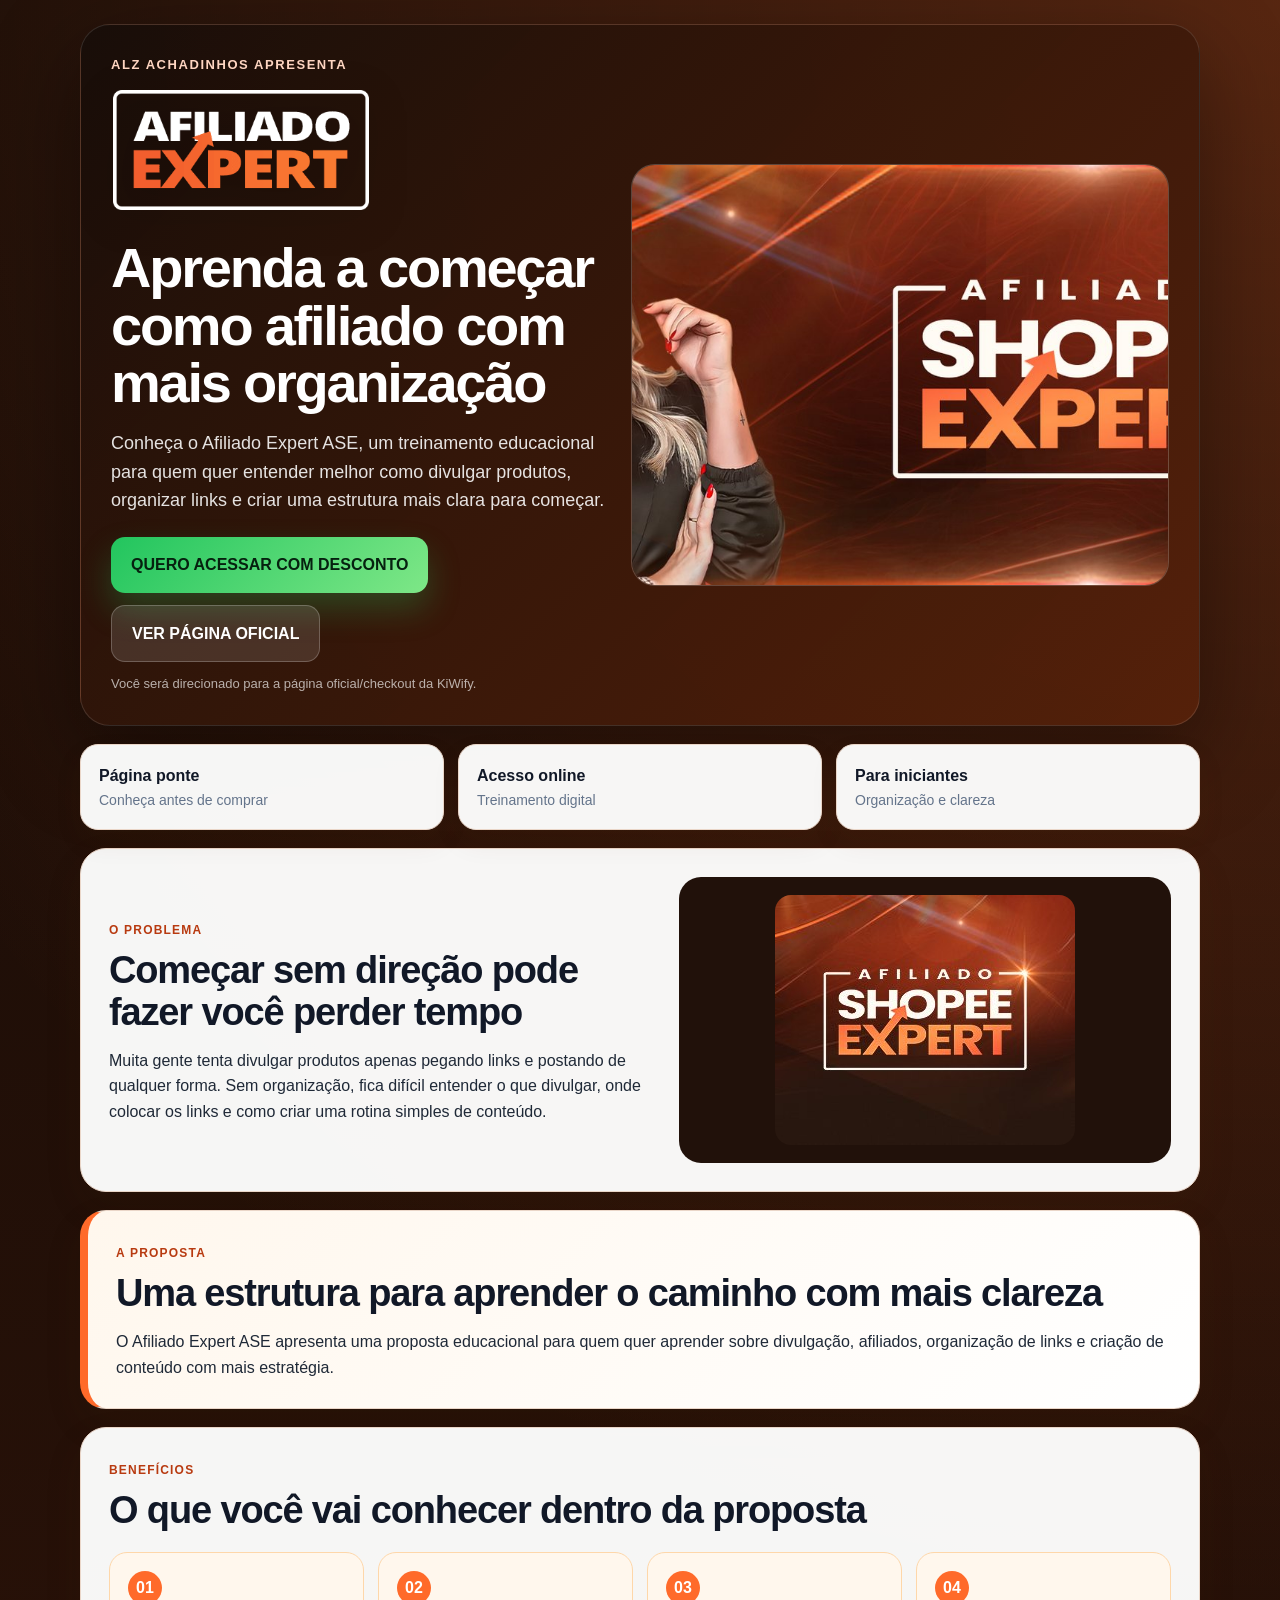
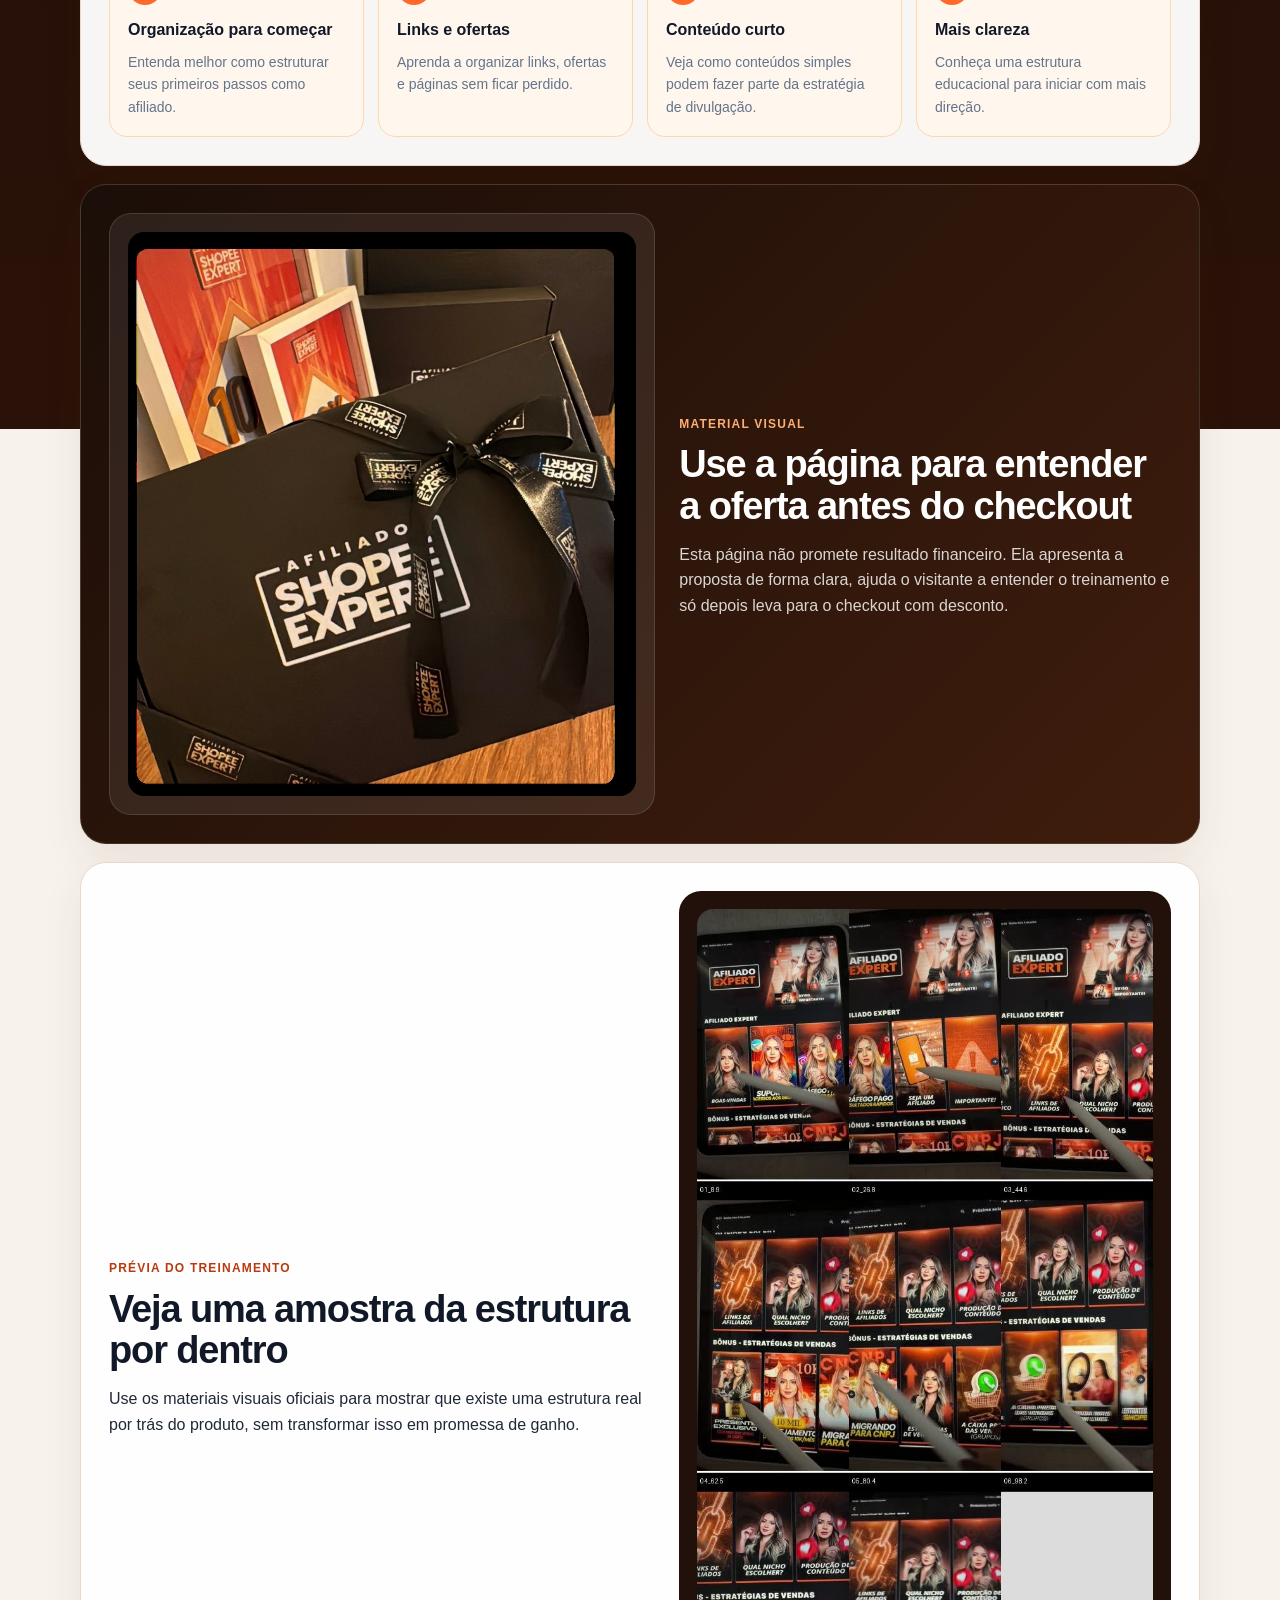
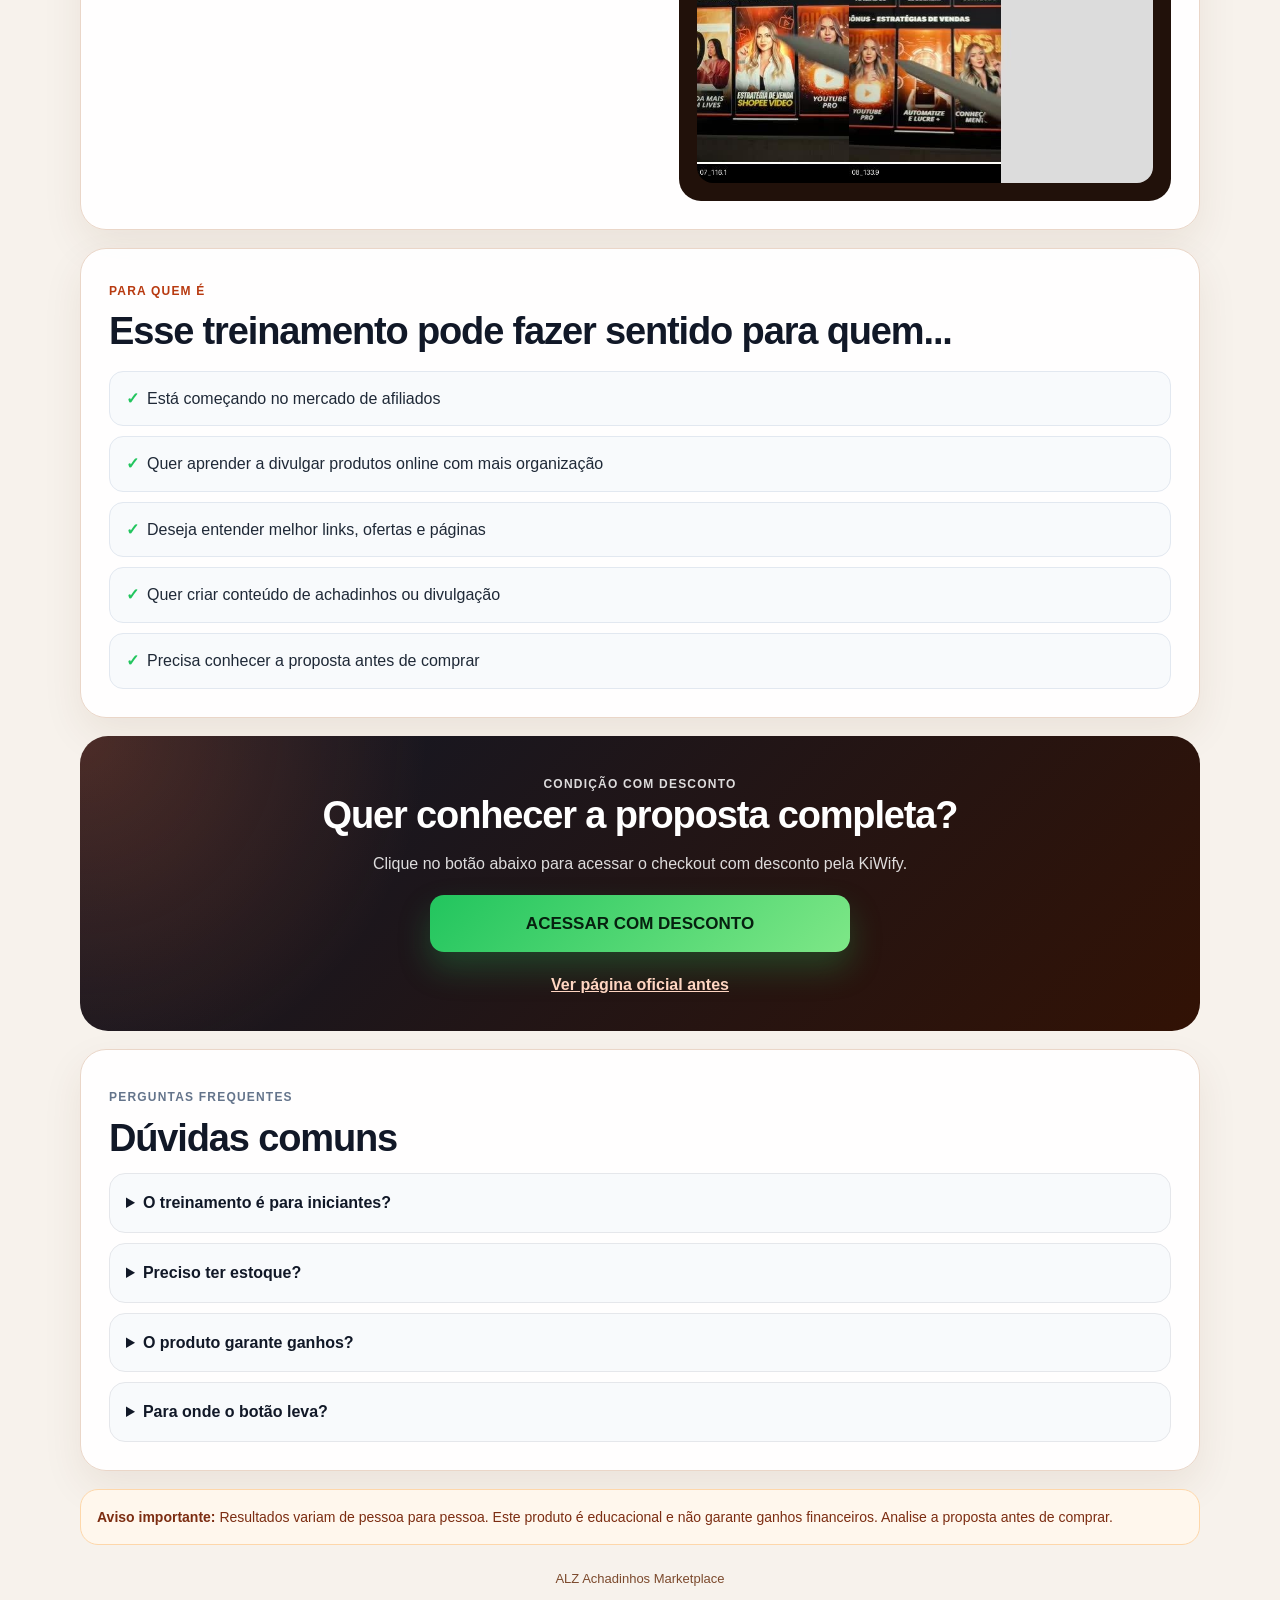
<file: index.html>
<!DOCTYPE html>
<html lang="pt-BR">
<head>
  <meta charset="UTF-8" />
  <meta name="viewport" content="width=device-width, initial-scale=1.0" />

  <title>Afiliado Expert ASE | ALZ Achadinhos</title>
  <meta name="description" content="Conheça o Afiliado Expert ASE, uma página de apresentação para quem quer começar como afiliado com mais organização." />

  <link rel="stylesheet" href="./style.css" />
</head>

<body>
  <main class="page">

    <section class="hero">
      <div class="hero-copy">
        <p class="eyebrow">ALZ Achadinhos apresenta</p>

        <img class="logo" src="/assets/images/afiliado-expert-ase/logo-afiliado-expert.png" alt="Logo Afiliado Expert" />

        <h1>Aprenda a começar como afiliado com mais organização</h1>

        <p class="hero-text">
          Conheça o Afiliado Expert ASE, um treinamento educacional para quem quer entender melhor
          como divulgar produtos, organizar links e criar uma estrutura mais clara para começar.
        </p>

        <div class="hero-actions">
          <a class="btn primary"
             href="https://pay.kiwify.com.br/75nRYO6?afid=IRDMdR0R"
             target="_blank"
             rel="nofollow sponsored noopener">
            QUERO ACESSAR COM DESCONTO
          </a>

          <a class="btn secondary"
             href="https://kiwify.app/btcHnUg?afid=IRDMdR0R"
             target="_blank"
             rel="nofollow sponsored noopener">
            VER PÁGINA OFICIAL
          </a>
        </div>

        <p class="small-note">Você será direcionado para a página oficial/checkout da KiWify.</p>
      </div>

      <div class="hero-media">
        <img src="/assets/images/afiliado-expert-ase/hero-ase.jpg" alt="Afiliado Expert ASE" />
      </div>
    </section>

    <section class="trust-bar">
      <div>
        <strong>Página ponte</strong>
        <span>Conheça antes de comprar</span>
      </div>
      <div>
        <strong>Acesso online</strong>
        <span>Treinamento digital</span>
      </div>
      <div>
        <strong>Para iniciantes</strong>
        <span>Organização e clareza</span>
      </div>
    </section>

    <section class="section two-columns">
      <div>
        <p class="section-tag">O problema</p>
        <h2>Começar sem direção pode fazer você perder tempo</h2>
        <p>
          Muita gente tenta divulgar produtos apenas pegando links e postando de qualquer forma.
          Sem organização, fica difícil entender o que divulgar, onde colocar os links e como criar
          uma rotina simples de conteúdo.
        </p>
      </div>

      <div class="image-card">
        <img src="/assets/images/afiliado-expert-ase/capa-modulos.jpg" alt="Capa Afiliado Expert ASE" />
      </div>
    </section>

    <section class="section highlight">
      <p class="section-tag">A proposta</p>
      <h2>Uma estrutura para aprender o caminho com mais clareza</h2>
      <p>
        O Afiliado Expert ASE apresenta uma proposta educacional para quem quer aprender sobre
        divulgação, afiliados, organização de links e criação de conteúdo com mais estratégia.
      </p>
    </section>

    <section class="section">
      <p class="section-tag">Benefícios</p>
      <h2>O que você vai conhecer dentro da proposta</h2>

      <div class="benefits-grid">
        <div class="benefit-card">
          <span>01</span>
          <strong>Organização para começar</strong>
          <p>Entenda melhor como estruturar seus primeiros passos como afiliado.</p>
        </div>

        <div class="benefit-card">
          <span>02</span>
          <strong>Links e ofertas</strong>
          <p>Aprenda a organizar links, ofertas e páginas sem ficar perdido.</p>
        </div>

        <div class="benefit-card">
          <span>03</span>
          <strong>Conteúdo curto</strong>
          <p>Veja como conteúdos simples podem fazer parte da estratégia de divulgação.</p>
        </div>

        <div class="benefit-card">
          <span>04</span>
          <strong>Mais clareza</strong>
          <p>Conheça uma estrutura educacional para iniciar com mais direção.</p>
        </div>
      </div>
    </section>

    <section class="section two-columns dark">
      <div class="image-card dark-card">
        <img src="/assets/images/afiliado-expert-ase/kit-visual.jpg" alt="Material visual Afiliado Expert ASE" />
      </div>

      <div>
        <p class="section-tag orange">Material visual</p>
        <h2>Use a página para entender a oferta antes do checkout</h2>
        <p>
          Esta página não promete resultado financeiro. Ela apresenta a proposta de forma clara,
          ajuda o visitante a entender o treinamento e só depois leva para o checkout com desconto.
        </p>
      </div>
    </section>

    <section class="section two-columns">
      <div>
        <p class="section-tag">Prévia do treinamento</p>
        <h2>Veja uma amostra da estrutura por dentro</h2>
        <p>
          Use os materiais visuais oficiais para mostrar que existe uma estrutura real por trás do produto,
          sem transformar isso em promessa de ganho.
        </p>
      </div>

      <div class="image-card">
        <img src="/assets/images/afiliado-expert-ase/area-membros-preview.jpg" alt="Prévia da área de membros Afiliado Expert ASE" />
      </div>
    </section>

    <section class="section">
      <p class="section-tag">Para quem é</p>
      <h2>Esse treinamento pode fazer sentido para quem...</h2>

      <ul class="checklist">
        <li>Está começando no mercado de afiliados</li>
        <li>Quer aprender a divulgar produtos online com mais organização</li>
        <li>Deseja entender melhor links, ofertas e páginas</li>
        <li>Quer criar conteúdo de achadinhos ou divulgação</li>
        <li>Precisa conhecer a proposta antes de comprar</li>
      </ul>
    </section>

    <section class="cta-box">
      <p class="section-tag">Condição com desconto</p>
      <h2>Quer conhecer a proposta completa?</h2>
      <p>
        Clique no botão abaixo para acessar o checkout com desconto pela KiWify.
      </p>

      <a class="btn primary big"
         href="https://pay.kiwify.com.br/75nRYO6?afid=IRDMdR0R"
         target="_blank"
         rel="nofollow sponsored noopener">
        ACESSAR COM DESCONTO
      </a>

      <a class="plain-link"
         href="https://kiwify.app/btcHnUg?afid=IRDMdR0R"
         target="_blank"
         rel="nofollow sponsored noopener">
        Ver página oficial antes
      </a>
    </section>

    <section class="section faq">
      <p class="section-tag">Perguntas frequentes</p>
      <h2>Dúvidas comuns</h2>

      <details>
        <summary>O treinamento é para iniciantes?</summary>
        <p>Sim. A comunicação da página é voltada para quem está buscando mais clareza para começar.</p>
      </details>

      <details>
        <summary>Preciso ter estoque?</summary>
        <p>O foco é divulgação como afiliado, ou seja, você divulga ofertas e usa links de afiliado.</p>
      </details>

      <details>
        <summary>O produto garante ganhos?</summary>
        <p>Não. O produto é educacional e não garante ganhos financeiros. Resultados dependem de vários fatores.</p>
      </details>

      <details>
        <summary>Para onde o botão leva?</summary>
        <p>O botão principal leva para o checkout com desconto pela KiWify usando seu link de afiliado.</p>
      </details>
    </section>

    <section class="notice">
      <strong>Aviso importante:</strong>
      Resultados variam de pessoa para pessoa. Este produto é educacional e não garante ganhos
      financeiros. Analise a proposta antes de comprar.
    </section>

    <footer>
      <p>ALZ Achadinhos Marketplace</p>
    </footer>

  </main>
</body>
</html>
</file>
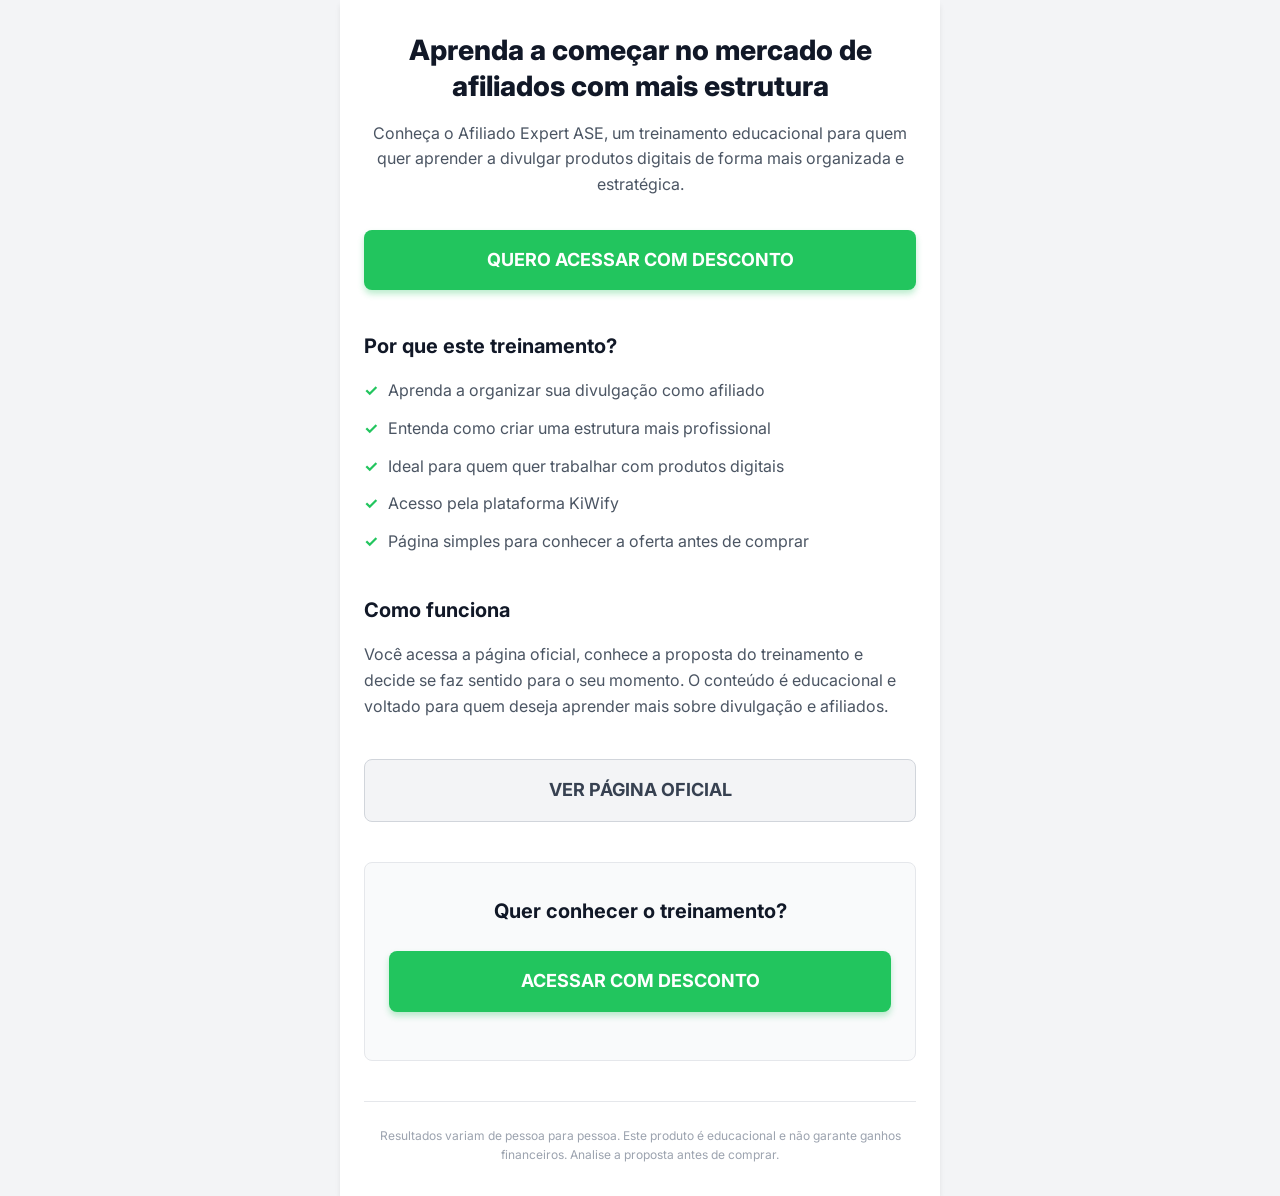
<file: marketplace/kiwify/afiliado-expert-ase/index.html>
<!DOCTYPE html>
<html lang="pt-BR">
<head>
    <meta charset="UTF-8">
    <meta name="viewport" content="width=device-width, initial-scale=1.0">
    <title>Afiliado Expert - ASE</title>
    <link rel="stylesheet" href="style.css">
    <link href="https://fonts.googleapis.com/css2?family=Inter:wght@400;700;800&display=swap" rel="stylesheet">
</head>
<body>
    <div class="container">
        <!-- 1. HERO SECTION -->
        <header class="hero">
            <h1>Aprenda a começar no mercado de afiliados com mais estrutura</h1>
            <p>Conheça o Afiliado Expert ASE, um treinamento educacional para quem quer aprender a divulgar produtos digitais de forma mais organizada e estratégica.</p>
            <a href="https://pay.kiwify.com.br/75nRYO6?afid=IRDMdR0R" class="btn-primary" target="_blank" rel="nofollow sponsored noopener">QUERO ACESSAR COM DESCONTO</a>
        </header>

        <!-- 2. BENEFITS SECTION -->
        <section class="benefits">
            <h2>Por que este treinamento?</h2>
            <ul>
                <li>Aprenda a organizar sua divulgação como afiliado</li>
                <li>Entenda como criar uma estrutura mais profissional</li>
                <li>Ideal para quem quer trabalhar com produtos digitais</li>
                <li>Acesso pela plataforma KiWify</li>
                <li>Página simples para conhecer a oferta antes de comprar</li>
            </ul>
        </section>

        <!-- 3. HOW IT WORKS SECTION -->
        <section class="how-it-works">
            <h2>Como funciona</h2>
            <p>Você acessa a página oficial, conhece a proposta do treinamento e decide se faz sentido para o seu momento. O conteúdo é educacional e voltado para quem deseja aprender mais sobre divulgação e afiliados.</p>
        </section>

        <!-- 4. SECONDARY CTA -->
        <section class="secondary-cta">
            <a href="https://kiwify.app/btcHnUg?afid=IRDMdR0R" class="btn-secondary" target="_blank" rel="nofollow sponsored noopener">VER PÁGINA OFICIAL</a>
        </section>

        <!-- 5. FINAL CTA -->
        <section class="final-cta">
            <h2>Quer conhecer o treinamento?</h2>
            <a href="https://pay.kiwify.com.br/75nRYO6?afid=IRDMdR0R" class="btn-primary" target="_blank" rel="nofollow sponsored noopener">ACESSAR COM DESCONTO</a>
        </section>

        <!-- 6. DISCLAIMER -->
        <footer class="disclaimer">
            <p>Resultados variam de pessoa para pessoa. Este produto é educacional e não garante ganhos financeiros. Analise a proposta antes de comprar.</p>
        </footer>
    </div>
</body>
</html>
</file>
<file: style.css>
* {
  box-sizing: border-box;
  margin: 0;
  padding: 0;
}

:root {
  --bg: #100b08;
  --surface: #ffffff;
  --text: #1f2937;
  --muted: #64748b;
  --dark: #111827;
  --orange: #ff6a2a;
  --orange-dark: #b83a10;
  --green: #22c55e;
  --cream: #fff7ed;
  --border: #ead6c8;
}

body {
  font-family: Arial, Helvetica, sans-serif;
  background:
    radial-gradient(circle at top right, rgba(255, 106, 42, .28), transparent 32%),
    linear-gradient(180deg, #160c07 0%, #2b1208 42%, #f7f2ec 42%, #f7f2ec 100%);
  color: var(--text);
  line-height: 1.6;
}

.page {
  width: min(1120px, 94%);
  margin: 0 auto;
  padding: 24px 0 40px;
}

.hero {
  min-height: 560px;
  display: grid;
  grid-template-columns: 1fr 1.08fr;
  gap: 22px;
  align-items: center;
  background:
    linear-gradient(135deg, rgba(24, 14, 9, .96), rgba(87, 33, 10, .92));
  border: 1px solid rgba(255, 255, 255, .12);
  border-radius: 30px;
  padding: 30px;
  overflow: hidden;
  box-shadow: 0 30px 90px rgba(0, 0, 0, .38);
  color: white;
}

.eyebrow {
  font-size: 13px;
  text-transform: uppercase;
  letter-spacing: .12em;
  color: #ffd6c2;
  font-weight: 800;
  margin-bottom: 14px;
}

.logo {
  width: min(260px, 86%);
  max-height: 120px;
  object-fit: contain;
  margin-bottom: 22px;
  filter: drop-shadow(0 8px 18px rgba(0,0,0,.28));
}

h1 {
  font-size: clamp(34px, 4.5vw, 56px);
  line-height: 1.02;
  margin-bottom: 18px;
  letter-spacing: -0.04em;
}

.hero-text {
  font-size: 18px;
  color: rgba(255, 255, 255, .88);
  max-width: 560px;
  margin-bottom: 22px;
}

.hero-actions {
  display: flex;
  flex-wrap: wrap;
  gap: 12px;
  margin-bottom: 12px;
}

.btn {
  display: inline-flex;
  justify-content: center;
  align-items: center;
  text-align: center;
  border-radius: 14px;
  padding: 15px 20px;
  font-weight: 900;
  text-decoration: none;
  transition: transform .15s ease, box-shadow .15s ease;
}

.btn:hover {
  transform: translateY(-2px);
}

.btn.primary {
  background: linear-gradient(135deg, var(--green), #7ee787);
  color: #06210f;
  box-shadow: 0 16px 32px rgba(34, 197, 94, .26);
}

.btn.secondary {
  background: rgba(255,255,255,.12);
  color: white;
  border: 1px solid rgba(255,255,255,.22);
}

.btn.big {
  width: min(420px, 100%);
  margin: 18px auto 12px;
  font-size: 17px;
}

.small-note {
  font-size: 13px;
  color: rgba(255, 255, 255, .66);
}

.hero-media {
  border-radius: 24px;
  overflow: hidden;
  background: rgba(255,255,255,.08);
  border: 1px solid rgba(255,255,255,.14);
  min-height: 340px;
}

.hero-media img {
  width: 100%;
  height: 100%;
  min-height: 420px;
  object-fit: cover;
  object-position: center;
  display: block;
}

.trust-bar {
  display: grid;
  grid-template-columns: repeat(3, 1fr);
  gap: 14px;
  margin: 18px 0;
}

.trust-bar div,
.section {
  background: rgba(255,255,255,.96);
  border: 1px solid var(--border);
  padding: 18px;
  border-radius: 18px;
  box-shadow: 0 12px 28px rgba(93, 45, 19, .08);
}

.trust-bar strong {
  display: block;
  color: var(--dark);
}

.trust-bar span {
  display: block;
  color: var(--muted);
  font-size: 14px;
}

.section {
  padding: 28px;
  margin-bottom: 18px;
  border-radius: 26px;
  box-shadow: 0 16px 40px rgba(93, 45, 19, .08);
}

.section-tag {
  display: inline-block;
  text-transform: uppercase;
  letter-spacing: .1em;
  font-size: 12px;
  font-weight: 900;
  color: var(--orange-dark);
  margin-bottom: 10px;
}

.section-tag.orange {
  color: #ffae72;
}

h2 {
  font-size: clamp(26px, 3vw, 38px);
  line-height: 1.1;
  color: var(--dark);
  margin-bottom: 14px;
  letter-spacing: -0.03em;
}

.two-columns {
  display: grid;
  grid-template-columns: 1fr .9fr;
  gap: 24px;
  align-items: center;
}

.image-card {
  background: #21110a;
  border-radius: 22px;
  padding: 18px;
  display: flex;
  justify-content: center;
  align-items: center;
  overflow: hidden;
}

.image-card img {
  max-width: 100%;
  display: block;
  border-radius: 16px;
}

.highlight {
  background: linear-gradient(135deg, #fff7ed, #ffffff);
  border-left: 8px solid var(--orange);
}

.benefits-grid {
  display: grid;
  grid-template-columns: repeat(4, 1fr);
  gap: 14px;
  margin-top: 20px;
}

.benefit-card {
  background: #fff7ed;
  border: 1px solid #fed7aa;
  border-radius: 18px;
  padding: 18px;
}

.benefit-card span {
  display: inline-flex;
  width: 34px;
  height: 34px;
  align-items: center;
  justify-content: center;
  background: var(--orange);
  color: white;
  border-radius: 50%;
  font-weight: 900;
  margin-bottom: 12px;
}

.benefit-card strong {
  display: block;
  color: var(--dark);
  margin-bottom: 8px;
}

.benefit-card p {
  color: var(--muted);
  font-size: 14px;
}

.dark {
  background: linear-gradient(135deg, #1b0e08, #3f1d0d);
  color: white;
  border-color: rgba(255,255,255,.14);
}

.dark h2 {
  color: white;
}

.dark p {
  color: rgba(255,255,255,.82);
}

.dark-card {
  background: rgba(255,255,255,.08);
  border: 1px solid rgba(255,255,255,.12);
}

.checklist {
  list-style: none;
  display: grid;
  gap: 10px;
  margin-top: 18px;
}

.checklist li {
  background: #f8fafc;
  border: 1px solid #e2e8f0;
  padding: 14px 16px;
  border-radius: 14px;
}

.checklist li::before {
  content: "✓";
  color: var(--green);
  font-weight: 900;
  margin-right: 8px;
}

.cta-box {
  text-align: center;
  background:
    radial-gradient(circle at top left, rgba(255, 106, 42, .25), transparent 30%),
    linear-gradient(135deg, #111827, #321205);
  color: white;
  border-radius: 28px;
  padding: 34px 22px;
  margin-bottom: 18px;
}

.cta-box h2 {
  color: white;
}

.cta-box p {
  color: rgba(255,255,255,.85);
  max-width: 680px;
  margin: 0 auto;
}

.plain-link {
  display: block;
  color: #ffd6c2;
  font-weight: 800;
  margin-top: 8px;
}

.faq details {
  border: 1px solid #e5e7eb;
  border-radius: 16px;
  padding: 16px;
  margin-top: 10px;
  background: #f8fafc;
}

.faq summary {
  font-weight: 900;
  cursor: pointer;
  color: var(--dark);
}

.faq p {
  margin-top: 10px;
  color: var(--muted);
}

.notice {
  background: #fff7ed;
  border: 1px solid #fed7aa;
  color: #7c2d12;
  border-radius: 18px;
  padding: 16px;
  font-size: 14px;
}

footer {
  color: #7c4a2d;
  text-align: center;
  font-size: 13px;
  margin-top: 24px;
}

@media (max-width: 900px) {
  .hero,
  .two-columns {
    grid-template-columns: 1fr;
  }

  .hero {
    min-height: auto;
    padding: 22px;
  }

  .hero-media img {
    min-height: 260px;
  }

  .trust-bar,
  .benefits-grid {
    grid-template-columns: 1fr;
  }

  .hero-actions .btn {
    width: 100%;
  }

  .section {
    padding: 22px;
  }
}
</file>
<file: marketplace/kiwify/afiliado-expert-ase/style.css>
* {
    margin: 0;
    padding: 0;
    box-sizing: border-box;
}

body {
    font-family: 'Inter', sans-serif;
    background-color: #f3f4f6;
    color: #1f2937;
    line-height: 1.6;
}

.container {
    max-width: 600px;
    margin: 0 auto;
    padding: 2rem 1.5rem;
    background: #ffffff;
    min-height: 100vh;
    box-shadow: 0 4px 6px -1px rgba(0, 0, 0, 0.1);
}

/* HERO SECTION */
.hero {
    text-align: center;
    margin-bottom: 2.5rem;
}

.hero h1 {
    font-size: 1.75rem;
    font-weight: 800;
    color: #111827;
    margin-bottom: 1rem;
    line-height: 1.3;
}

.hero p {
    font-size: 1rem;
    color: #4b5563;
    margin-bottom: 2rem;
}

/* BUTTONS */
.btn-primary, .btn-secondary {
    display: block;
    width: 100%;
    text-align: center;
    padding: 1rem;
    border-radius: 8px;
    text-decoration: none;
    font-weight: 700;
    font-size: 1.125rem;
    transition: transform 0.2s, background-color 0.2s;
    margin-bottom: 1rem;
}

.btn-primary {
    background-color: #22c55e;
    color: #ffffff;
    box-shadow: 0 4px 6px rgba(34, 197, 94, 0.3);
}

.btn-primary:hover {
    background-color: #16a34a;
    transform: translateY(-2px);
}

.btn-secondary {
    background-color: #f3f4f6;
    color: #374151;
    border: 1px solid #d1d5db;
}

.btn-secondary:hover {
    background-color: #e5e7eb;
    transform: translateY(-2px);
}

/* TYPOGRAPHY & SPACING */
h2 {
    font-size: 1.25rem;
    font-weight: 700;
    color: #111827;
    margin-bottom: 1rem;
}

.benefits, .how-it-works, .secondary-cta, .final-cta {
    margin-bottom: 2.5rem;
}

/* BENEFITS LIST */
.benefits ul {
    list-style-type: none;
}

.benefits li {
    margin-bottom: 0.75rem;
    padding-left: 1.5rem;
    position: relative;
    color: #4b5563;
}

.benefits li::before {
    content: "✓";
    position: absolute;
    left: 0;
    color: #22c55e;
    font-weight: bold;
}

.how-it-works p {
    color: #4b5563;
}

/* FINAL CTA BOX */
.final-cta {
    text-align: center;
    background: #f9fafb;
    padding: 2rem 1.5rem;
    border-radius: 8px;
    border: 1px solid #e5e7eb;
}

.final-cta h2 {
    margin-bottom: 1.5rem;
}

/* DISCLAIMER */
.disclaimer {
    text-align: center;
    font-size: 0.75rem;
    color: #9ca3af;
    border-top: 1px solid #e5e7eb;
    padding-top: 1.5rem;
    margin-top: 2rem;
}
</file>
